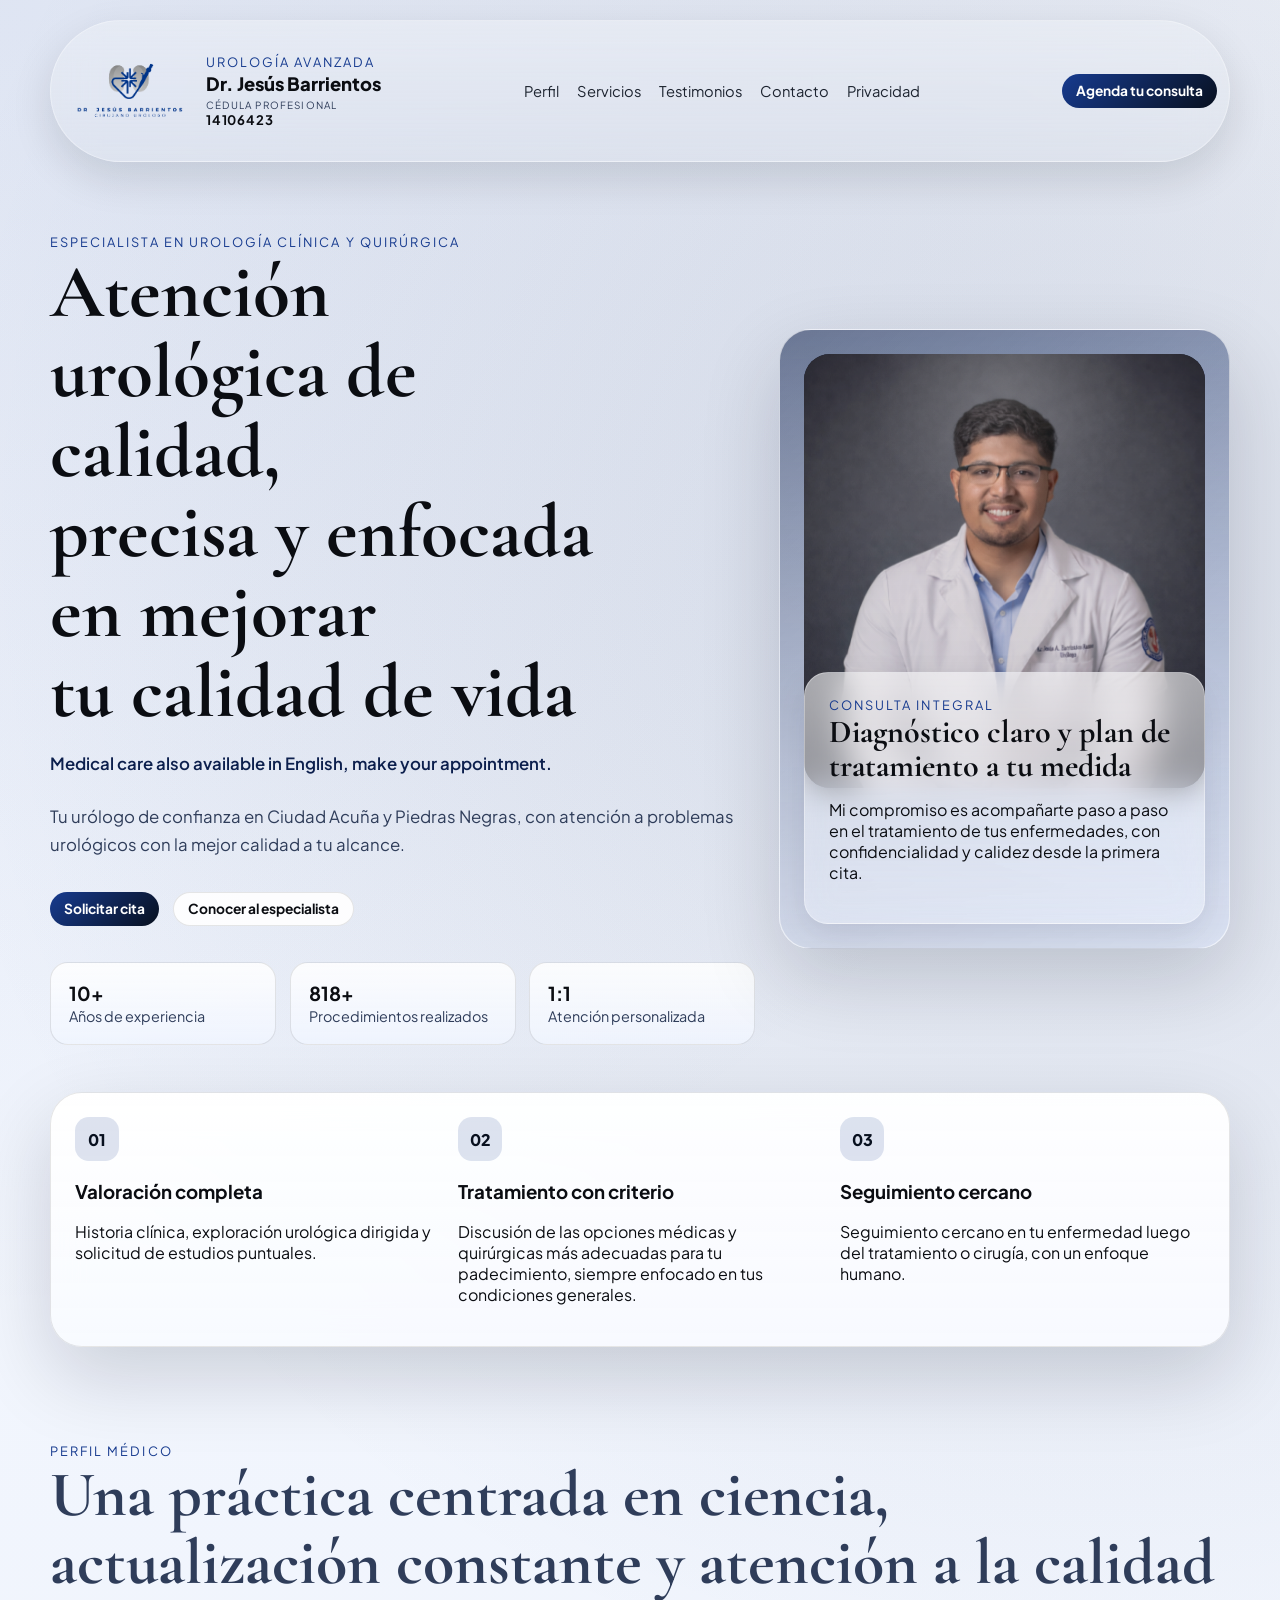
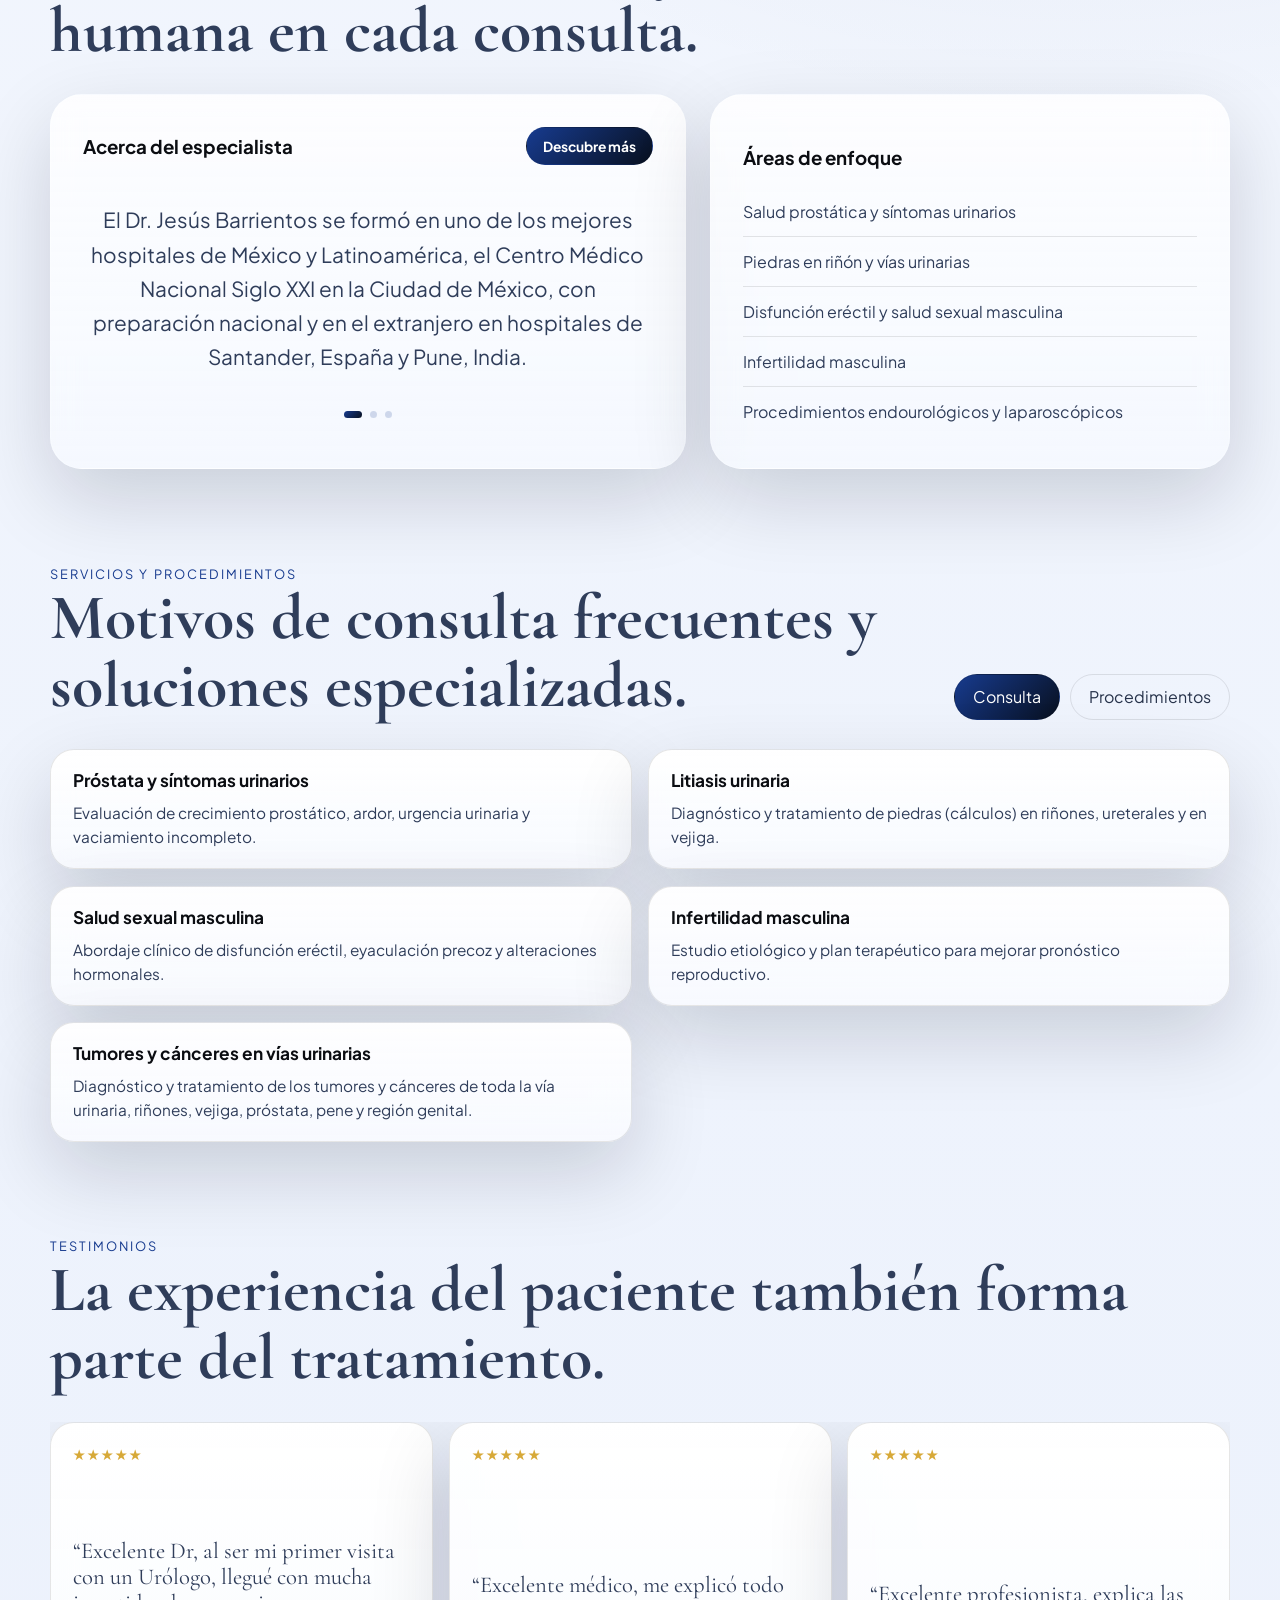
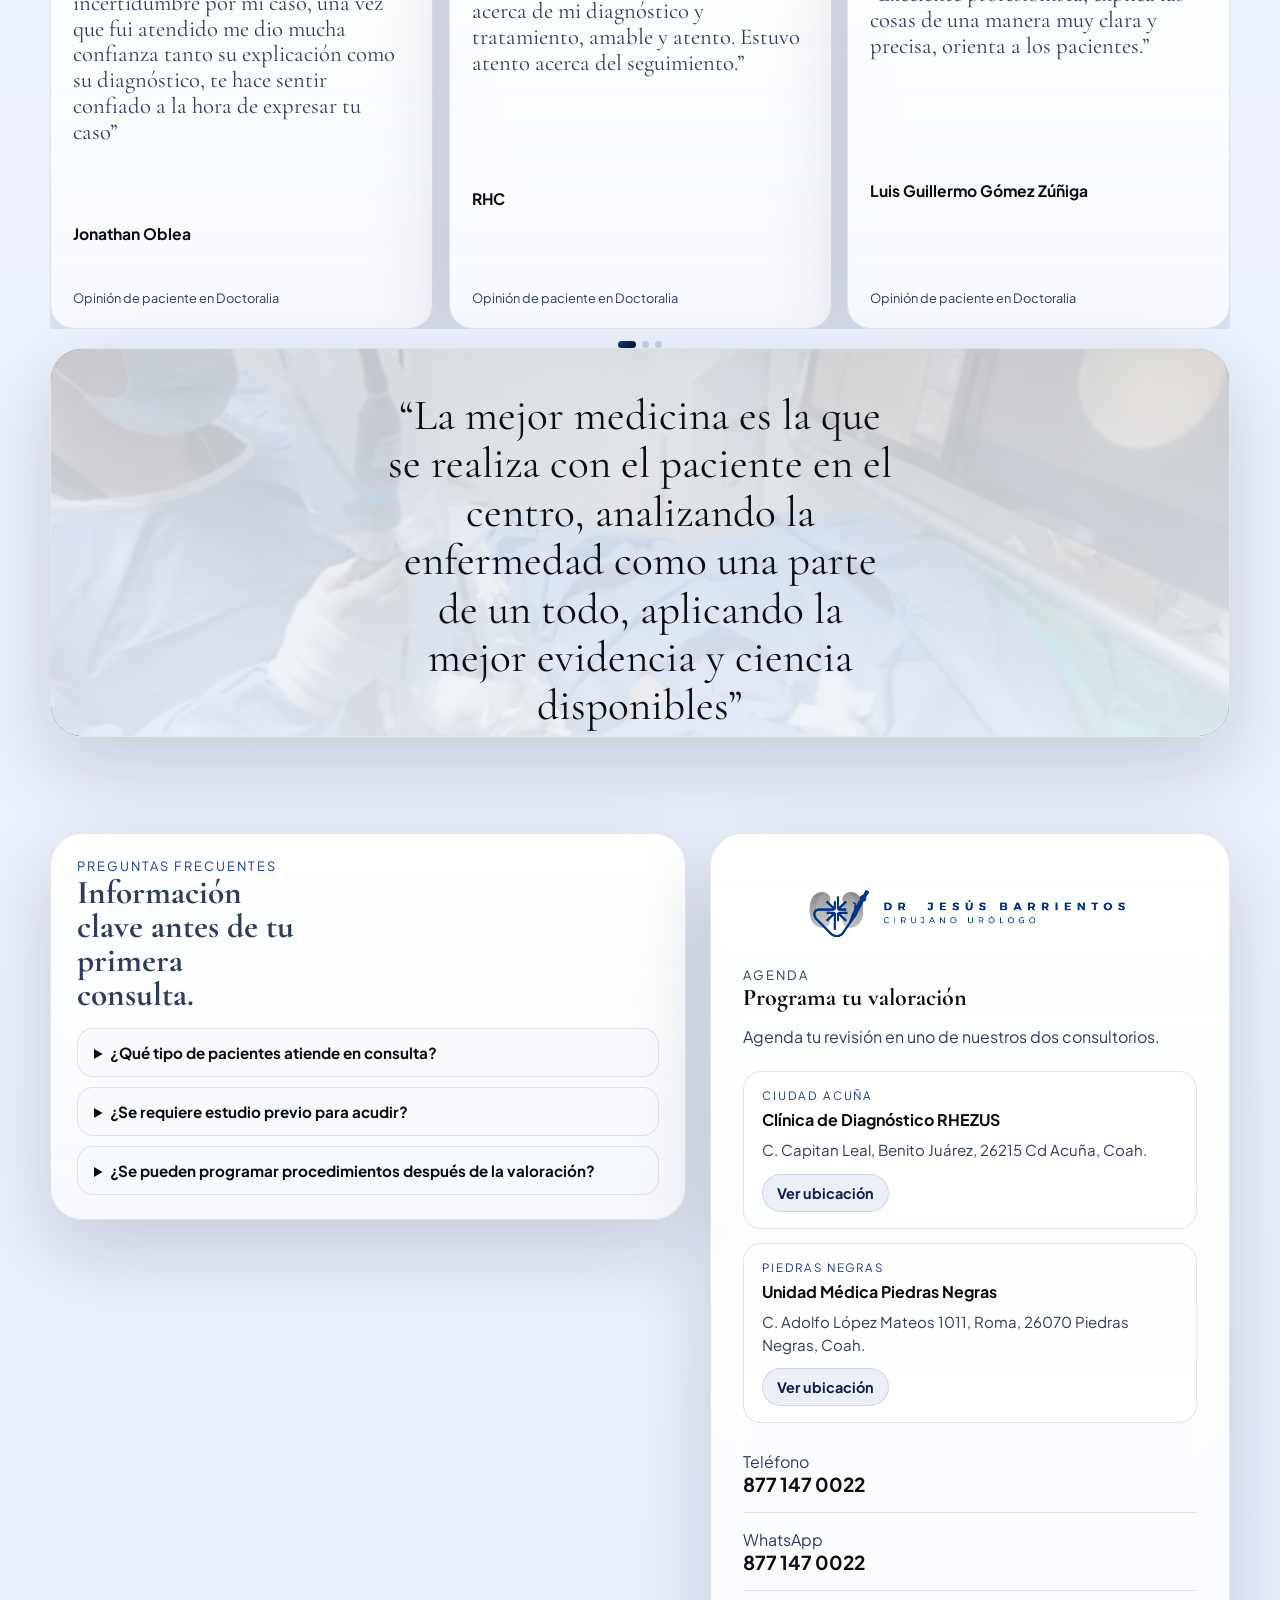
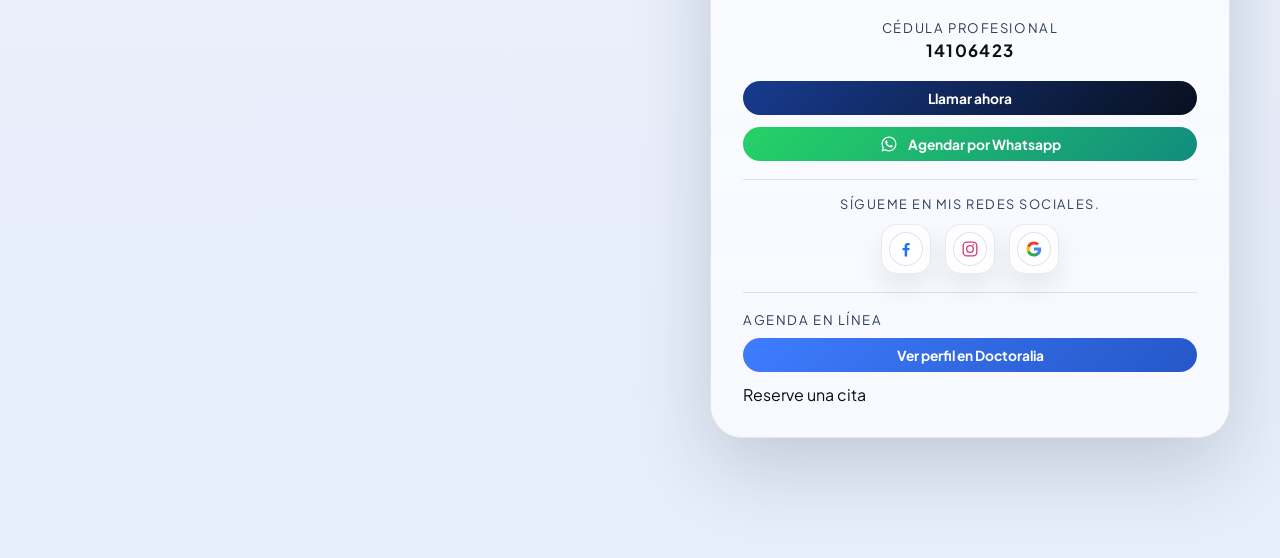
<file: index.html>
<!DOCTYPE html>
<html lang="es">
  <head>
    <meta charset="UTF-8" />
    <meta name="viewport" content="width=device-width, initial-scale=1.0" />
    <title>Dr. Jesús Barrientos | Cirujano Urólogo</title>
    <meta
      name="description"
      content="Landing page para práctica de urología con enfoque humano, diagnóstico preciso y atención especializada."
    />
    <link rel="icon" type="image/png" sizes="64x64" href="assets/favicon-dr-jesus.png" />
    <link rel="icon" type="image/png" sizes="192x192" href="assets/favicon-dr-jesus.png" />
    <link rel="apple-touch-icon" href="assets/apple-touch-icon-dr-jesus.png" />
    <link rel="preconnect" href="https://fonts.googleapis.com" />
    <link rel="preconnect" href="https://fonts.gstatic.com" crossorigin />
    <link
      href="https://fonts.googleapis.com/css2?family=Plus+Jakarta+Sans:wght@400;500;700;800&family=Cormorant+Garamond:wght@500;600;700&display=swap"
      rel="stylesheet"
    />
    <link rel="stylesheet" href="styles.css?v=49" />
  </head>
  <body>
    <div class="page-shell">
      <header class="topbar">
        <div class="brand-lockup">
          <img
            class="brand-logo brand-logo-desktop"
            src="assets/logo-jesus-color.png"
            alt="Logo del Dr. Jesús Barrientos"
          />
          <img
            class="brand-logo-mobile"
            src="assets/logo-jesus-mobile-top.png"
            alt="Logo del Dr. Jesús Barrientos"
          />
          <div>
            <p class="eyebrow">Urología avanzada</p>
            <a class="brand-name" href="#inicio">Dr. Jesús Barrientos</a>
            <p class="brand-license"><span>Cédula profesional</span><strong>14106423</strong></p>
          </div>
        </div>
        <button
          class="menu-toggle"
          type="button"
          aria-expanded="false"
          aria-controls="main-nav"
          aria-label="Abrir menú de navegación"
        >
          <span></span>
          <span></span>
          <span></span>
        </button>
        <nav class="nav" id="main-nav">
          <a href="#perfil">Perfil</a>
          <a href="#servicios">Servicios</a>
          <a href="#testimonios">Testimonios</a>
          <a href="#contacto">Contacto</a>
          <a href="privacy.html">Privacidad</a>
        </nav>
        <a class="button button-primary" href="#contacto">Agenda tu consulta</a>
      </header>

      <main>
        <section class="hero" id="inicio">
          <div class="hero-copy">
            <p class="eyebrow">Especialista en urología clínica y quirúrgica</p>
            <h1>
              <span>Atención urológica de calidad,</span>
              <span>precisa y enfocada en mejorar</span>
              <span>tu calidad de vida</span>
            </h1>
            <p class="hero-text hero-text-english">
              Medical care also available in English, make your appointment.
            </p>
            <p class="hero-text">
              Tu urólogo de confianza en Ciudad Acuña y Piedras Negras, con atención a problemas
              urológicos con la mejor calidad a tu alcance.
            </p>
            <div class="hero-actions">
              <a class="button button-primary" href="#contacto">Solicitar cita</a>
              <a class="button button-secondary" href="#perfil">Conocer al especialista</a>
            </div>
            <ul class="hero-metrics" aria-label="Indicadores de confianza">
              <li>
                <strong class="count-up" data-target="10" data-suffix="+">0</strong>
                <span>Años de experiencia</span>
              </li>
              <li>
                <strong class="count-up" data-target="1000" data-suffix="+">0</strong>
                <span>Procedimientos realizados</span>
              </li>
              <li><strong>1:1</strong><span>Atención personalizada</span></li>
            </ul>
          </div>
          <div class="hero-visual" aria-hidden="true" data-hero-parallax>
            <div class="doctor-card">
              <div class="doctor-portrait">
                <img
                  class="doctor-photo"
                  src="assets/imagen-profesional.png"
                  alt="Fotografía profesional del Dr. Jesús Barrientos"
                />
              </div>
              <div class="doctor-details">
                <p class="eyebrow">Consulta integral</p>
                <h2>Diagnóstico claro y plan de tratamiento a tu medida</h2>
                <p>
                  Mi compromiso es acompañarte paso a paso en el tratamiento de tus enfermedades,
                  con confidencialidad y calidez desde la primera cita.
                </p>
              </div>
            </div>
          </div>
        </section>

        <section class="trust-strip" aria-label="Beneficios clave">
          <article>
            <span>01</span>
            <h3>Valoración completa</h3>
            <p>Historia clínica, exploración urológica dirigida y solicitud de estudios puntuales.</p>
          </article>
          <article>
            <span>02</span>
            <h3>Tratamiento con criterio</h3>
            <p>
              Discusión de las opciones médicas y quirúrgicas más adecuadas para tu padecimiento,
              siempre enfocado en tus condiciones generales.
            </p>
          </article>
          <article>
            <span>03</span>
            <h3>Seguimiento cercano</h3>
            <p>Seguimiento cercano en tu enfermedad luego del tratamiento o cirugía, con un enfoque humano.</p>
          </article>
        </section>

        <section class="profile section" id="perfil">
          <div class="section-heading">
            <p class="eyebrow">Perfil médico</p>
            <h2>Una práctica centrada en ciencia, actualización constante y atención a la calidad humana en cada consulta.</h2>
          </div>
          <div class="profile-grid">
            <article class="profile-card">
              <div class="profile-card-head">
                <h3>Acerca del especialista</h3>
                <a class="button button-secondary profile-more-button" href="especialista.html">Descubre más</a>
              </div>
              <div class="profile-rotator" aria-live="polite">
                <article class="profile-slide active">
                  <p>
                    El Dr. Jesús Barrientos se formó en uno de los mejores hospitales de México y
                    Latinoamérica, el Centro Médico Nacional Siglo XXI en la Ciudad de México, con
                    preparación nacional y en el extranjero en hospitales de Santander, España y
                    Pune, India.
                  </p>
                </article>
                <article class="profile-slide">
                  <p>
                    Cuenta con preparación en cirugía de mínima invasión, láser y laparoscópica
                    que permite el mejor tratamiento y recuperación con tecnología de vanguardia,
                    siempre con enfoque integral del paciente y con un sentido humano en cada paso
                    de la enfermedad.
                  </p>
                </article>
                <article class="profile-slide">
                  <p>
                    Certificado por Organismos Nacionales e Internacionales como el Colegio
                    Mexicano de Urología Nacional y la AUA (American Urological Association).
                  </p>
                </article>
              </div>
              <div class="profile-dots" aria-label="Cambiar tarjeta de perfil">
                <button class="profile-dot active" type="button" aria-label="Ver tarjeta 1"></button>
                <button class="profile-dot" type="button" aria-label="Ver tarjeta 2"></button>
                <button class="profile-dot" type="button" aria-label="Ver tarjeta 3"></button>
              </div>
            </article>
            <article class="credentials-card">
              <h3>Áreas de enfoque</h3>
              <ul>
                <li>Salud prostática y síntomas urinarios</li>
                <li>Piedras en riñón y vías urinarias</li>
                <li>Disfunción eréctil y salud sexual masculina</li>
                <li>Infertilidad masculina</li>
                <li>Procedimientos endourológicos y laparoscópicos</li>
              </ul>
            </article>
          </div>
        </section>

        <section class="services section" id="servicios">
          <div class="section-heading split">
            <div>
              <p class="eyebrow">Servicios y procedimientos</p>
              <h2>Motivos de consulta frecuentes y soluciones especializadas.</h2>
            </div>
            <div class="tab-controls" role="tablist" aria-label="Tipos de atención">
              <button class="tab-button active" data-tab="consulta" type="button">Consulta</button>
              <button class="tab-button" data-tab="procedimientos" type="button">Procedimientos</button>
            </div>
          </div>

          <div class="tab-panel active" id="consulta">
            <div class="service-grid">
              <article class="service-card">
                <h3>Próstata y síntomas urinarios</h3>
                <p>Evaluación de crecimiento prostático, ardor, urgencia urinaria y vaciamiento incompleto.</p>
              </article>
              <article class="service-card">
                <h3>Litiasis urinaria</h3>
                <p>Diagnóstico y tratamiento de piedras (cálculos) en riñones, ureterales y en vejiga.</p>
              </article>
              <article class="service-card">
                <h3>Salud sexual masculina</h3>
                <p>Abordaje clínico de disfunción eréctil, eyaculación precoz y alteraciones hormonales.</p>
              </article>
              <article class="service-card">
                <h3>Infertilidad masculina</h3>
                <p>Estudio etiológico y plan terapéutico para mejorar pronóstico reproductivo.</p>
              </article>
              <article class="service-card">
                <h3>Tumores y cánceres en vías urinarias</h3>
                <p>
                  Diagnóstico y tratamiento de los tumores y cánceres de toda la vía urinaria,
                  riñones, vejiga, próstata, pene y región genital.
                </p>
              </article>
            </div>
          </div>

          <div class="tab-panel" id="procedimientos">
            <div class="service-grid">
              <article class="service-card accent">
                <h3>Endourología</h3>
                <p>Manejo mínimamente invasivo para litiasis y patologías del tracto urinario.</p>
              </article>
              <article class="service-card accent">
                <h3>Cirugía laparoscópica</h3>
                <p>Técnicas con menor agresión tisular, recuperación más rápida y mejor control postoperatorio.</p>
              </article>
              <article class="service-card accent">
                <h3>Cistoscopia diagnóstica</h3>
                <p>Visualización directa de uretra y vejiga para diagnóstico oportuno.</p>
              </article>
              <article class="service-card accent">
                <h3>Cirugía ambulatoria</h3>
                <p>
                  Resolución de manera ambulatoria de problemas comunes, circuncisión, vasectomía,
                  eliminación de verrugas, etc. Con la mejor tecnología láser.
                </p>
              </article>
            </div>
          </div>
        </section>

        <section class="testimonial-band section" id="testimonios">
          <div class="section-heading">
            <p class="eyebrow">Testimonios</p>
            <h2>La experiencia del paciente también forma parte del tratamiento.</h2>
          </div>
          <div class="testimonial-carousel">
            <div class="testimonial-viewport">
              <div class="testimonial-track">
                <article class="testimonial-card">
                  <div class="testimonial-stars" aria-label="5 estrellas">★★★★★</div>
                  <p>
                    “Excelente Dr, al ser mi primer visita con un Urólogo, llegué con mucha
                    incertidumbre por mi caso, una vez que fui atendido me dio mucha confianza
                    tanto su explicación como su diagnóstico, te hace sentir confiado a la hora de
                    expresar tu caso”
                  </p>
                  <strong>Jonathan Oblea</strong>
                  <span>Opinión de paciente en Doctoralia</span>
                </article>
                <article class="testimonial-card">
                  <div class="testimonial-stars" aria-label="5 estrellas">★★★★★</div>
                  <p>
                    “Excelente médico, me explicó todo acerca de mi diagnóstico y tratamiento,
                    amable y atento. Estuvo atento acerca del seguimiento.”
                  </p>
                  <strong>RHC</strong>
                  <span>Opinión de paciente en Doctoralia</span>
                </article>
                <article class="testimonial-card">
                  <div class="testimonial-stars" aria-label="5 estrellas">★★★★★</div>
                  <p>
                    “Excelente profesionista, explica las cosas de una manera muy clara y precisa,
                    orienta a los pacientes.”
                  </p>
                  <strong>Luis Guillermo Gómez Zúñiga</strong>
                  <span>Opinión de paciente en Doctoralia</span>
                </article>
                <article class="testimonial-card">
                  <div class="testimonial-stars" aria-label="5 estrellas">★★★★★</div>
                  <p>
                    “El trato personal fue muy bueno y las explicaciones muy detalladas. En general
                    fue una muy buena desición el escoger éste Doctor.”
                  </p>
                  <strong>Jaime Lucio</strong>
                  <span>Opinión de paciente en Doctoralia</span>
                </article>
                <article class="testimonial-card">
                  <div class="testimonial-stars" aria-label="5 estrellas">★★★★★</div>
                  <p>
                    “Probablemente encuentren otros doctores con 5 estrellas por aquí y no dudo
                    que sean bueno médicos, pero este doctor tiene lo que no todos tienen y es una
                    gran empatía y dedicación. Durante toda la cita me sentí muy cómodo, explicó
                    muy detalladamente el problema y el tratamiento, respondió cada pregunta y
                    sobre todo fue súper empatico tratando de hacerme sentir en múltiples ocasiones
                    que todo iba a ester bien.”
                  </p>
                  <strong>DT</strong>
                  <span>Opinión de paciente en Doctoralia</span>
                </article>
                <article class="testimonial-card">
                  <div class="testimonial-stars" aria-label="5 estrellas">★★★★★</div>
                  <p>“Súper excelente te todo, instalaciones y consulta súper completa”</p>
                  <strong>C.R.</strong>
                  <span>Opinión de paciente en Doctoralia</span>
                </article>
                <article class="testimonial-card">
                  <div class="testimonial-stars" aria-label="5 estrellas">★★★★★</div>
                  <p>
                    “Mis respetos al Dr Jesús Barrientos se comporta a la altura de un especialista
                    y tiene una atención donde uno como paciente llega a sentirse tranquilo al
                    momento de expresar sus síntomas. Altamente recomendable”
                  </p>
                  <strong>Josafat Ortega</strong>
                  <span>Opinión de paciente en Doctoralia</span>
                </article>
                <article class="testimonial-card">
                  <div class="testimonial-stars" aria-label="5 estrellas">★★★★★</div>
                  <p>
                    “Excelente atención , la explicación de los resultados muy detallada,
                    recomendado 100%”
                  </p>
                  <strong>Fernando Valenzuela</strong>
                  <span>Opinión de paciente en Doctoralia</span>
                </article>
                <article class="testimonial-card">
                  <div class="testimonial-stars" aria-label="5 estrellas">★★★★★</div>
                  <p>
                    “Ha sido el mejor doctor que he encontrado, trató muy bien a mi abuelo y lo
                    dejó totalmente sano. Muy humano y se nota su gran conocimiento sobre la
                    urología, ya que explica todo de manera que lo puedas entender aún sin tener un
                    background médico”
                  </p>
                  <strong>ARBR</strong>
                  <span>Opinión de paciente en Doctoralia</span>
                </article>
              </div>
            </div>
            <div class="testimonial-dots" aria-label="Cambiar testimonio"></div>
          </div>
        </section>

        <section class="statement section" data-parallax>
          <blockquote>
            “La mejor medicina es la que se realiza con el paciente en el centro, analizando la enfermedad como una parte de un todo, aplicando la mejor evidencia y ciencia disponibles”
          </blockquote>
        </section>

        <section class="faq-contact section" id="preguntas">
          <div class="faq-panel">
            <div class="section-heading">
              <p class="eyebrow">Preguntas frecuentes</p>
              <h2>Información clave antes de tu primera consulta.</h2>
            </div>
            <div class="faq-list">
              <details>
                <summary>¿Qué tipo de pacientes atiende en consulta?</summary>
                <p>Adultos, hombres y mujeres con síntomas urinarios, salud de la próstata, piedras en vías urinarias, salud sexual e infertilidad masculina, así como niños con problemas urinarios y genitales.</p>
              </details>
              <details>
                <summary>¿Se requiere estudio previo para acudir?</summary>
                <p>No necesariamente. Si ya cuentas con análisis o ultrasonidos, conviene llevarlos para revisión.</p>
              </details>
              <details>
                <summary>¿Se pueden programar procedimientos después de la valoración?</summary>
                <p>Sí. El plan se define tras la consulta, con indicaciones, riesgos y tiempos de recuperación explicados.</p>
              </details>
            </div>
          </div>

          <aside class="contact-card" id="contacto">
            <img
              class="contact-logo"
              src="assets/logo-jesus-color-2.png"
              alt="Logo del Dr. Jesús Barrientos"
            />
            <p class="eyebrow">Agenda</p>
            <h2>Programa tu valoración</h2>
            <p>
              Agenda tu revisión en uno de nuestros dos consultorios.
            </p>
            <div class="contact-locations">
              <article class="location-card">
                <span class="location-city">Ciudad Acuña</span>
                <strong>Clínica de Diagnóstico RHEZUS</strong>
                <p>C. Capitan Leal, Benito Juárez, 26215 Cd Acuña, Coah.</p>
                <a
                  class="location-link"
                  href="https://share.google/XA5x9xkfozrd5rhS2"
                  target="_blank"
                  rel="noreferrer"
                >
                  Ver ubicación
                </a>
              </article>
              <article class="location-card">
                <span class="location-city">Piedras Negras</span>
                <strong>Unidad Médica Piedras Negras</strong>
                <p>C. Adolfo López Mateos 1011, Roma, 26070 Piedras Negras, Coah.</p>
                <a
                  class="location-link"
                  href="https://share.google/sPEIGLjmg6H8rnHaT"
                  target="_blank"
                  rel="noreferrer"
                >
                  Ver ubicación
                </a>
              </article>
            </div>
            <ul class="contact-list">
              <li><span>Teléfono</span><strong>877 147 0022</strong></li>
              <li><span>WhatsApp</span><strong>877 147 0022</strong></li>
            </ul>
            <p class="license-id"><span>Cédula profesional</span><strong>14106423</strong></p>
            <a class="button button-primary full" href="tel:+528771470022">Llamar ahora</a>
            <a
              class="button button-whatsapp full"
              href="https://wa.me/528771470022"
              target="_blank"
              rel="noreferrer"
            >
              <span class="whatsapp-icon" aria-hidden="true">
                <svg viewBox="0 0 24 24" role="img" focusable="false">
                  <path
                    fill="currentColor"
                    d="M12 2.04c-5.5 0-9.96 4.45-9.96 9.94 0 1.75.46 3.46 1.33 4.97L2 22l5.21-1.35a9.98 9.98 0 0 0 4.79 1.22h.01c5.49 0 9.95-4.45 9.95-9.94A9.95 9.95 0 0 0 12 2.04Zm0 18.16h-.01a8.3 8.3 0 0 1-4.23-1.15l-.3-.18-3.09.8.83-3.01-.2-.31a8.24 8.24 0 0 1-1.27-4.37c0-4.58 3.73-8.31 8.32-8.31 2.22 0 4.31.86 5.88 2.42a8.25 8.25 0 0 1 2.44 5.89c0 4.58-3.73 8.31-8.31 8.31Zm4.56-6.2c-.25-.13-1.5-.74-1.73-.82-.23-.08-.39-.13-.56.13-.16.25-.64.82-.78.98-.14.16-.29.18-.54.06-.25-.13-1.06-.39-2.02-1.24a7.48 7.48 0 0 1-1.4-1.73c-.15-.25-.02-.38.11-.5.11-.11.25-.29.37-.43.12-.14.16-.25.25-.41.08-.16.04-.31-.02-.43-.06-.12-.56-1.35-.77-1.85-.2-.48-.4-.41-.56-.42h-.48c-.16 0-.43.06-.66.31-.23.25-.87.85-.87 2.08 0 1.22.89 2.4 1.01 2.57.12.16 1.75 2.67 4.24 3.75.59.26 1.05.42 1.41.53.59.19 1.13.16 1.56.1.48-.07 1.5-.61 1.71-1.19.21-.58.21-1.08.15-1.19-.06-.1-.23-.16-.48-.29Z"
                  />
                </svg>
              </span>
              Agendar por Whatsapp
            </a>
            <div class="social-inline">
              <p class="social-inline-title">Sígueme en mis redes sociales.</p>
              <div class="social-links social-links-inline">
                <a
                  class="social-link social-link-facebook"
                  href="https://www.facebook.com/share/1ArqdKt16x/?mibextid=wwXIfr"
                  target="_blank"
                  rel="noreferrer"
                  aria-label="Abrir Facebook del Dr. Jesús Barrientos"
                >
                  <span class="social-icon" aria-hidden="true">
                    <svg viewBox="0 0 24 24" role="img" focusable="false">
                      <path
                        fill="currentColor"
                        d="M13.5 22v-8.2h2.8l.42-3.2H13.5V8.56c0-.93.26-1.56 1.6-1.56h1.71V4.14c-.3-.04-1.31-.14-2.48-.14-2.45 0-4.13 1.49-4.13 4.24v2.36H7.4v3.2h2.8V22h3.3Z"
                      />
                    </svg>
                  </span>
                </a>
                <a
                  class="social-link social-link-instagram"
                  href="https://www.instagram.com/uro_jesus_barrientos?igsh=YXhoOWh0dHU2bGE2&utm_source=qr"
                  target="_blank"
                  rel="noreferrer"
                  aria-label="Abrir Instagram del Dr. Jesús Barrientos"
                >
                  <span class="social-icon" aria-hidden="true">
                    <svg viewBox="0 0 24 24" role="img" focusable="false">
                      <path
                        fill="currentColor"
                        d="M7.75 2h8.5A5.75 5.75 0 0 1 22 7.75v8.5A5.75 5.75 0 0 1 16.25 22h-8.5A5.75 5.75 0 0 1 2 16.25v-8.5A5.75 5.75 0 0 1 7.75 2Zm0 1.8A3.95 3.95 0 0 0 3.8 7.75v8.5A3.95 3.95 0 0 0 7.75 20.2h8.5a3.95 3.95 0 0 0 3.95-3.95v-8.5a3.95 3.95 0 0 0-3.95-3.95h-8.5Zm8.95 1.35a1.1 1.1 0 1 1 0 2.2 1.1 1.1 0 0 1 0-2.2ZM12 6.65A5.35 5.35 0 1 1 6.65 12 5.36 5.36 0 0 1 12 6.65Zm0 1.8A3.55 3.55 0 1 0 15.55 12 3.55 3.55 0 0 0 12 8.45Z"
                      />
                    </svg>
                  </span>
                </a>
                <a
                  class="social-link social-link-google"
                  href="https://share.google/PlS37OoKOOqYBWRBU"
                  target="_blank"
                  rel="noreferrer"
                  aria-label="Abrir perfil de Google del Dr. Jesús Barrientos"
                >
                  <span class="social-icon" aria-hidden="true">
                    <svg viewBox="0 0 24 24" role="img" focusable="false">
                      <path
                        fill="currentColor"
                        d="M21.6 12.23c0-.75-.07-1.46-.2-2.13H12v4.03h5.38a4.6 4.6 0 0 1-2 3.01v2.5h3.24c1.9-1.75 2.98-4.34 2.98-7.41Z"
                      />
                      <path
                        fill="#34A853"
                        d="M12 22c2.7 0 4.97-.9 6.62-2.44l-3.24-2.5c-.9.6-2.05.96-3.38.96-2.6 0-4.8-1.76-5.59-4.12H3.06v2.6A9.99 9.99 0 0 0 12 22Z"
                      />
                      <path
                        fill="#FBBC05"
                        d="M6.41 13.9A5.98 5.98 0 0 1 6.1 12c0-.66.11-1.3.31-1.9V7.5H3.06A9.99 9.99 0 0 0 2 12c0 1.61.39 3.13 1.06 4.5l3.35-2.6Z"
                      />
                      <path
                        fill="#EA4335"
                        d="M12 5.98c1.47 0 2.8.5 3.84 1.5l2.88-2.88C16.96 2.98 14.7 2 12 2A9.99 9.99 0 0 0 3.06 7.5l3.35 2.6C7.2 7.74 9.4 5.98 12 5.98Z"
                      />
                    </svg>
                  </span>
                </a>
              </div>
            </div>
            <div class="doctoralia-widget">
              <p class="doctoralia-label">Agenda en línea</p>
              <a
                class="button button-doctoralia full"
                href="https://www.doctoralia.com.mx/jesus-barrientos-ramirez/urologo/ciudad-acuna"
                target="_blank"
                rel="noreferrer"
              >
                Ver perfil en Doctoralia
              </a>
              <a
                id="zl-url"
                class="zl-url"
                href="https://www.doctoralia.com.mx/jesus-barrientos-ramirez/urologo/ciudad-acuna"
                rel="nofollow"
                data-zlw-doctor="jesus-barrientos-ramirez"
                data-zlw-type="big"
                data-zlw-opinion="true"
                data-zlw-hide-branding="true"
                data-zlw-saas-only="true"
                data-zlw-a11y-title="Widget de reserva de citas médicas"
              >
                Reserve una cita
              </a>
            </div>
          </aside>
        </section>

      </main>
    </div>

    <script src="script.js?v=49"></script>
    <script>
      !function($_x,_s,id){var js,fjs=$_x.getElementsByTagName(_s)[0];if(!$_x.getElementById(id)){js = $_x.createElement(_s);js.id = id;js.src = "//platform.docplanner.com/js/widget.js";fjs.parentNode.insertBefore(js,fjs);}}(document,"script","zl-widget-s");
    </script>
  </body>
</html>
</file>
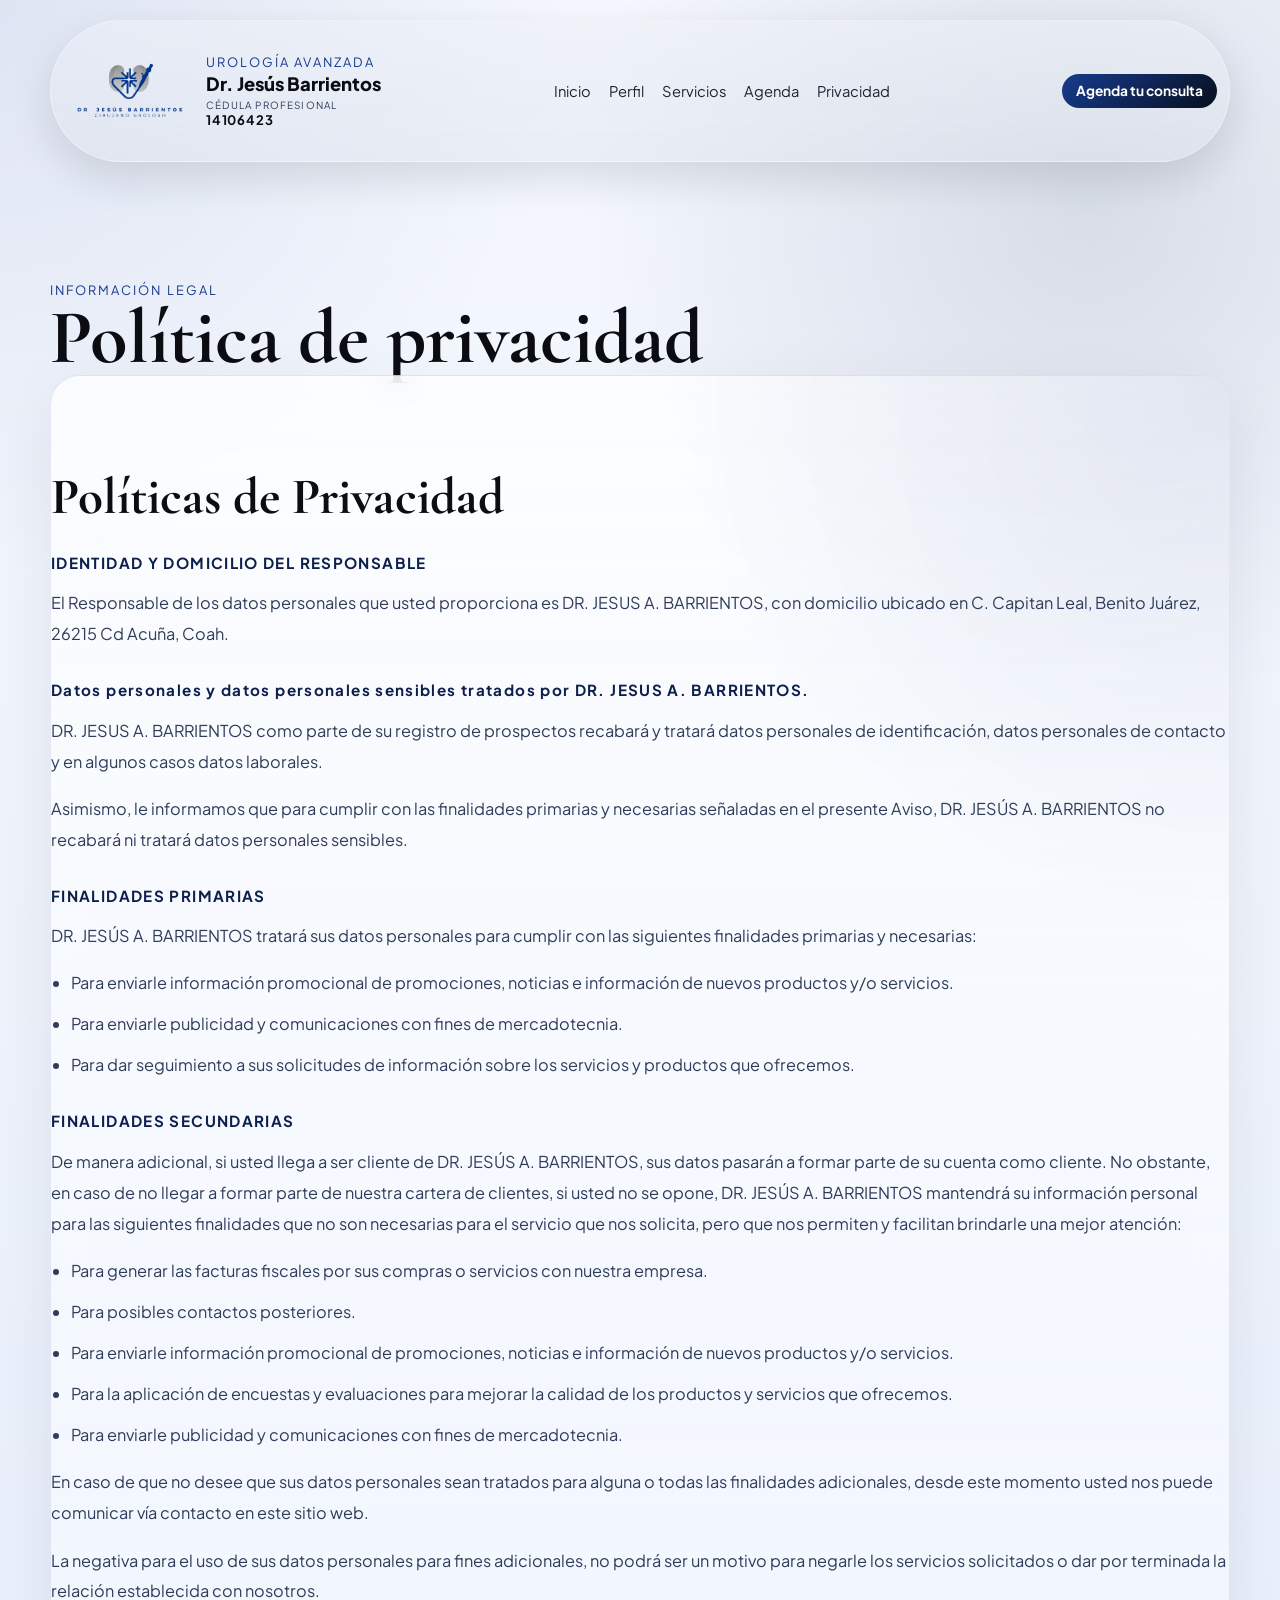
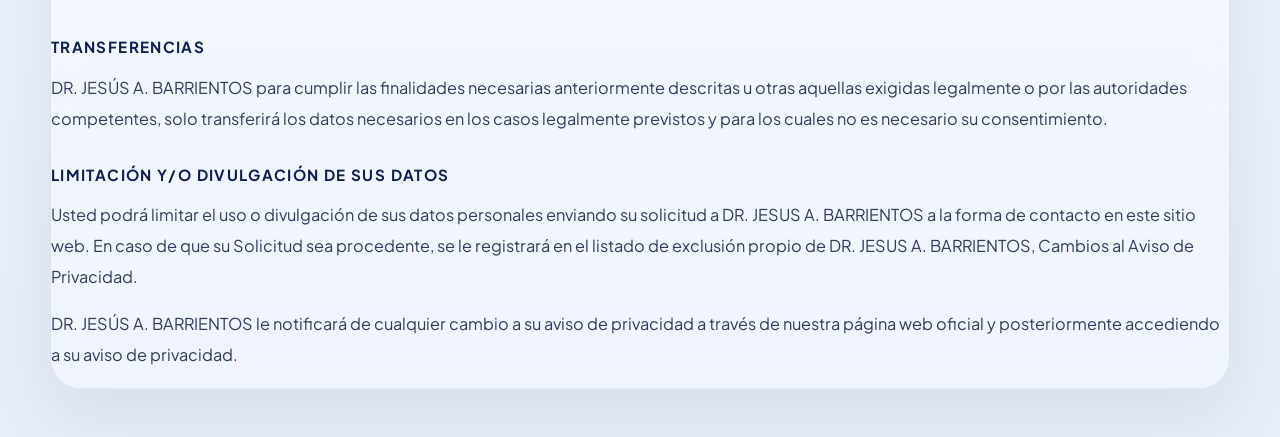
<file: privacy.html>
<!DOCTYPE html>
<html lang="es">
  <head>
    <meta charset="UTF-8" />
    <meta name="viewport" content="width=device-width, initial-scale=1.0" />
    <title>Política de privacidad | Dr. Jesús Barrientos</title>
    <meta
      name="description"
      content="Política de privacidad del Dr. Jesús Barrientos."
    />
    <link rel="icon" type="image/png" sizes="64x64" href="assets/favicon-dr-jesus.png" />
    <link rel="icon" type="image/png" sizes="192x192" href="assets/favicon-dr-jesus.png" />
    <link rel="apple-touch-icon" href="assets/apple-touch-icon-dr-jesus.png" />
    <link rel="preconnect" href="https://fonts.googleapis.com" />
    <link rel="preconnect" href="https://fonts.gstatic.com" crossorigin />
    <link
      href="https://fonts.googleapis.com/css2?family=Plus+Jakarta+Sans:wght@400;500;700;800&family=Cormorant+Garamond:wght@500;600;700&display=swap"
      rel="stylesheet"
    />
    <link rel="stylesheet" href="styles.css?v=48" />
  </head>
  <body class="privacy-page">
    <div class="page-shell">
      <header class="topbar">
        <div class="brand-lockup">
          <img
            class="brand-logo brand-logo-desktop"
            src="assets/logo-jesus-color.png"
            alt="Logo del Dr. Jesús Barrientos"
          />
          <img
            class="brand-logo-mobile"
            src="assets/logo-jesus-mobile-top.png"
            alt="Logo del Dr. Jesús Barrientos"
          />
          <div>
            <p class="eyebrow">Urología avanzada</p>
            <a class="brand-name" href="index.html">Dr. Jesús Barrientos</a>
            <p class="brand-license"><span>Cédula profesional</span><strong>14106423</strong></p>
          </div>
        </div>
        <button
          class="menu-toggle"
          type="button"
          aria-expanded="false"
          aria-controls="main-nav"
          aria-label="Abrir menú de navegación"
        >
          <span></span>
          <span></span>
          <span></span>
        </button>
        <nav class="nav" id="main-nav">
          <a href="index.html#inicio">Inicio</a>
          <a href="index.html#perfil">Perfil</a>
          <a href="index.html#servicios">Servicios</a>
          <a href="index.html#contacto">Agenda</a>
          <a href="#politica">Privacidad</a>
        </nav>
        <a class="button button-primary" href="index.html#contacto">Agenda tu consulta</a>
      </header>

      <main class="privacy-main">
        <section class="privacy-hero section">
          <p class="eyebrow">Información legal</p>
          <h1>Política de privacidad</h1>
        </section>

        <section class="privacy-card section" id="politica">
          <h2>Políticas de Privacidad</h2>

          <h3>IDENTIDAD Y DOMICILIO DEL RESPONSABLE</h3>
          <p>
            El Responsable de los datos personales que usted proporciona es DR. JESUS A.
            BARRIENTOS, con domicilio ubicado en C. Capitan Leal, Benito Juárez, 26215 Cd Acuña,
            Coah.
          </p>

          <h3>Datos personales y datos personales sensibles tratados por DR. JESUS A. BARRIENTOS.</h3>
          <p>
            DR. JESUS A. BARRIENTOS como parte de su registro de prospectos recabará y tratará
            datos personales de identificación, datos personales de contacto y en algunos casos
            datos laborales.
          </p>
          <p>
            Asimismo, le informamos que para cumplir con las finalidades primarias y necesarias
            señaladas en el presente Aviso, DR. JESÚS A. BARRIENTOS no recabará ni tratará datos
            personales sensibles.
          </p>

          <h3>FINALIDADES PRIMARIAS</h3>
          <p>DR. JESÚS A. BARRIENTOS tratará sus datos personales para cumplir con las siguientes finalidades primarias y necesarias:</p>
          <ul class="privacy-list">
            <li>Para enviarle información promocional de promociones, noticias e información de nuevos productos y/o servicios.</li>
            <li>Para enviarle publicidad y comunicaciones con fines de mercadotecnia.</li>
            <li>Para dar seguimiento a sus solicitudes de información sobre los servicios y productos que ofrecemos.</li>
          </ul>

          <h3>FINALIDADES SECUNDARIAS</h3>
          <p>
            De manera adicional, si usted llega a ser cliente de DR. JESÚS A. BARRIENTOS, sus
            datos pasarán a formar parte de su cuenta como cliente. No obstante, en caso de no
            llegar a formar parte de nuestra cartera de clientes, si usted no se opone, DR. JESÚS
            A. BARRIENTOS mantendrá su información personal para las siguientes finalidades que no
            son necesarias para el servicio que nos solicita, pero que nos permiten y facilitan
            brindarle una mejor atención:
          </p>
          <ul class="privacy-list">
            <li>Para generar las facturas fiscales por sus compras o servicios con nuestra empresa.</li>
            <li>Para posibles contactos posteriores.</li>
            <li>Para enviarle información promocional de promociones, noticias e información de nuevos productos y/o servicios.</li>
            <li>Para la aplicación de encuestas y evaluaciones para mejorar la calidad de los productos y servicios que ofrecemos.</li>
            <li>Para enviarle publicidad y comunicaciones con fines de mercadotecnia.</li>
          </ul>
          <p>
            En caso de que no desee que sus datos personales sean tratados para alguna o todas las
            finalidades adicionales, desde este momento usted nos puede comunicar vía contacto en
            este sitio web.
          </p>
          <p>
            La negativa para el uso de sus datos personales para fines adicionales, no podrá ser un
            motivo para negarle los servicios solicitados o dar por terminada la relación
            establecida con nosotros.
          </p>

          <h3>TRANSFERENCIAS</h3>
          <p>
            DR. JESÚS A. BARRIENTOS para cumplir las finalidades necesarias anteriormente descritas
            u otras aquellas exigidas legalmente o por las autoridades competentes, solo
            transferirá los datos necesarios en los casos legalmente previstos y para los cuales no
            es necesario su consentimiento.
          </p>

          <h3>LIMITACIÓN Y/O DIVULGACIÓN DE SUS DATOS</h3>
          <p>
            Usted podrá limitar el uso o divulgación de sus datos personales enviando su solicitud
            a DR. JESUS A. BARRIENTOS a la forma de contacto en este sitio web. En caso de que su
            Solicitud sea procedente, se le registrará en el listado de exclusión propio de DR.
            JESUS A. BARRIENTOS, Cambios al Aviso de Privacidad.
          </p>
          <p>
            DR. JESÚS A. BARRIENTOS le notificará de cualquier cambio a su aviso de privacidad a
            través de nuestra página web oficial y posteriormente accediendo a su aviso de
            privacidad.
          </p>
        </section>
      </main>
    </div>

    <script src="script.js?v=48"></script>
  </body>
</html>
</file>
<file: styles.css>
:root {
  --bg: #edf2fb;
  --bg-soft: #f7f9fe;
  --surface: rgba(255, 255, 255, 0.82);
  --surface-strong: #ffffff;
  --text: #0b0d12;
  --muted: #2f3d5a;
  --line: rgba(11, 13, 18, 0.1);
  --primary: #173b8f;
  --primary-deep: #0c1f4d;
  --accent: #d6deef;
  --shadow: 0 30px 80px rgba(7, 13, 29, 0.16);
  --radius-xl: 32px;
  --radius-lg: 24px;
  --radius-md: 18px;
  --content: 1180px;
}

* {
  box-sizing: border-box;
}

html {
  scroll-behavior: smooth;
}

section[id] {
  scroll-margin-top: 92px;
}

.contact-card[id] {
  scroll-margin-top: 92px;
}

@media (prefers-reduced-motion: reduce) {
  html {
    scroll-behavior: auto;
  }
}

body {
  margin: 0;
  font-family: "Plus Jakarta Sans", sans-serif;
  color: var(--text);
  background:
    radial-gradient(circle at top left, rgba(23, 59, 143, 0.1), transparent 24%),
    radial-gradient(circle at 85% 10%, rgba(12, 31, 77, 0.12), transparent 24%),
    linear-gradient(180deg, #f5f8fe 0%, #e7eefb 100%);
}

a {
  color: inherit;
  text-decoration: none;
}

img {
  max-width: 100%;
}

.page-shell {
  width: min(calc(100% - 32px), var(--content));
  margin: 20px auto 48px;
}

.privacy-main {
  padding-top: 24px;
}

.privacy-hero {
  padding-top: 52px;
  padding-bottom: 10px;
}

.privacy-hero h1 {
  margin: 0;
  font-family: "Cormorant Garamond", serif;
  font-size: clamp(3rem, 6vw, 5rem);
  line-height: 0.98;
}

.privacy-intro {
  max-width: 58ch;
  margin: 18px 0 0;
  color: var(--muted);
  line-height: 1.7;
}

.privacy-card {
  position: relative;
  padding: clamp(28px, 4vw, 48px);
  border-radius: 30px;
  border: 1px solid rgba(23, 59, 143, 0.1);
  background:
    linear-gradient(180deg, rgba(255, 255, 255, 0.72), rgba(245, 248, 254, 0.6));
  box-shadow: 0 24px 70px rgba(8, 14, 26, 0.08);
  backdrop-filter: blur(16px) saturate(120%);
  overflow: hidden;
}

.privacy-card::before {
  content: "";
  position: absolute;
  inset: 0;
  background:
    radial-gradient(circle at top right, rgba(23, 59, 143, 0.1), transparent 28%),
    linear-gradient(180deg, rgba(255, 255, 255, 0.18), transparent 24%);
  pointer-events: none;
}

.privacy-card h2,
.privacy-card h3 {
  position: relative;
  margin: 0 0 14px;
}

.privacy-card h2 {
  font-family: "Cormorant Garamond", serif;
  font-size: clamp(2.2rem, 4vw, 3.3rem);
  line-height: 1;
  margin-bottom: 24px;
}

.privacy-card h3 {
  margin-top: 30px;
  font-size: 0.95rem;
  letter-spacing: 0.09em;
  color: var(--primary-deep);
}

.privacy-card p,
.privacy-list li {
  position: relative;
  color: var(--muted);
  font-size: 1.02rem;
  line-height: 1.9;
}

.detail-main {
  padding-top: 24px;
}

.detail-hero {
  padding-bottom: 8px;
}

.detail-hero-grid,
.detail-gallery-band,
.detail-story-grid,
.detail-academic-strip {
  display: grid;
  gap: 24px;
}

.detail-hero-grid,
.detail-story-grid {
  grid-template-columns: minmax(0, 1.02fr) minmax(280px, 0.88fr);
  align-items: stretch;
}

.detail-gallery-band {
  grid-template-columns: minmax(0, 1.15fr) minmax(0, 1.05fr) minmax(260px, 0.7fr);
  align-items: stretch;
}

.detail-card {
  position: relative;
  padding: clamp(28px, 4vw, 48px);
  border-radius: 30px;
  border: 1px solid rgba(23, 59, 143, 0.1);
  background:
    linear-gradient(180deg, rgba(255, 255, 255, 0.74), rgba(245, 248, 254, 0.62));
  box-shadow: 0 24px 70px rgba(8, 14, 26, 0.08);
  backdrop-filter: blur(16px) saturate(120%);
  overflow: hidden;
}

.detail-card::before {
  content: "";
  position: absolute;
  inset: 0;
  background:
    radial-gradient(circle at top right, rgba(23, 59, 143, 0.1), transparent 28%),
    linear-gradient(180deg, rgba(255, 255, 255, 0.16), transparent 24%);
  pointer-events: none;
}

.detail-copy,
.detail-block {
  position: relative;
}

.detail-intro-card {
  display: flex;
  align-items: center;
}

.detail-intro-card .detail-copy {
  width: 100%;
  max-width: 62ch;
  margin: 0 auto;
  text-align: center;
  text-wrap: balance;
}

.detail-intro-card,
.detail-story-card,
.detail-closing-card {
  min-height: 100%;
}

.detail-intro-card,
.detail-story-card {
  align-self: center;
}

.detail-copy + .detail-block,
.detail-block + .detail-copy {
  margin-top: 28px;
}

.detail-lead {
  margin: 0 0 18px;
  font-size: 1.29rem;
  line-height: 1.82;
  color: var(--primary-deep);
}

.detail-block h2 {
  margin: 0 0 18px;
  font-family: "Cormorant Garamond", serif;
  font-size: clamp(2rem, 3.5vw, 2.9rem);
  line-height: 1;
}

.detail-copy p,
.detail-timeline li {
  margin: 0;
  color: var(--muted);
  font-size: 1.02rem;
  line-height: 1.9;
}

.detail-intro-card .detail-copy p {
  font-size: 1.17rem;
  line-height: 1.86;
  text-align: justify;
  text-justify: inter-word;
}

.detail-intro-card .detail-copy .detail-lead {
  margin-bottom: 16px;
  font-weight: 500;
  text-align: justify;
  text-justify: inter-word;
}

.detail-copy p + p {
  margin-top: 18px;
}

.detail-timeline {
  margin: 0;
  padding: 0;
  list-style: none;
  display: grid;
  gap: 14px;
}

.detail-timeline li {
  padding: 16px 18px;
  border-radius: 18px;
  background: rgba(255, 255, 255, 0.48);
  border: 1px solid rgba(23, 59, 143, 0.08);
}

.detail-timeline strong {
  color: var(--text);
}

.detail-video-band {
  position: relative;
  margin: 0;
  min-height: 360px;
  border-radius: 30px;
  overflow: hidden;
  border: 1px solid rgba(23, 59, 143, 0.08);
  background: rgba(255, 255, 255, 0.52);
  box-shadow: 0 24px 70px rgba(8, 14, 26, 0.08);
}

.detail-video-band::after {
  content: "";
  position: absolute;
  inset: 0;
  background:
    linear-gradient(180deg, rgba(8, 15, 28, 0.08), rgba(8, 15, 28, 0.18)),
    radial-gradient(circle at 50% 15%, rgba(255, 255, 255, 0.14), transparent 34%);
  pointer-events: none;
}

.detail-video-band video {
  display: block;
  width: 100%;
  height: 100%;
  object-fit: cover;
}

.detail-photo {
  position: relative;
  margin: 0;
  min-height: 320px;
  border-radius: 30px;
  overflow: hidden;
  border: 1px solid rgba(23, 59, 143, 0.08);
  background: rgba(255, 255, 255, 0.46);
  box-shadow: 0 24px 70px rgba(8, 14, 26, 0.08);
}

.detail-photo::after {
  content: "";
  position: absolute;
  inset: 0;
  background:
    linear-gradient(180deg, rgba(8, 15, 28, 0.05), rgba(8, 15, 28, 0.18)),
    radial-gradient(circle at 50% 18%, rgba(255, 255, 255, 0.16), transparent 30%);
  pointer-events: none;
}

.detail-photo img {
  width: 100%;
  height: 100%;
  object-fit: cover;
  transform: translate3d(0, var(--parallax-offset, 0px), 0) scale(1.14);
  transform-origin: center center;
  will-change: transform;
}

.detail-photo-tall {
  min-height: 520px;
}

.detail-photo-wide {
  min-height: 360px;
}

.detail-photo-portrait {
  min-height: 360px;
}

.detail-gallery-stack {
  display: grid;
  gap: 20px;
}

.detail-photo-medium {
  min-height: 250px;
}

.detail-closing-card {
  display: grid;
  grid-template-columns: minmax(0, 1.05fr) minmax(320px, 0.95fr);
  gap: 28px;
  align-items: center;
}

.detail-closing-copy {
  position: relative;
}

.detail-closing-copy p {
  margin: 0;
  color: var(--muted);
  font-size: 1.02rem;
  line-height: 1.9;
}

.detail-closing-copy p + p {
  margin-top: 18px;
}

.detail-photo-featured {
  min-height: 340px;
}

.detail-academic-strip {
  grid-template-columns: repeat(2, minmax(0, 1fr));
}

.detail-photo-academic {
  min-height: 300px;
}

.privacy-list {
  position: relative;
  margin: 0;
  padding-left: 20px;
}

.privacy-list li + li {
  margin-top: 10px;
}

.reveal {
  opacity: 0;
  transform: translate3d(0, 48px, 0);
  transition:
    opacity 720ms cubic-bezier(0.2, 0.65, 0.2, 1),
    transform 720ms cubic-bezier(0.2, 0.65, 0.2, 1);
  transition-delay: var(--reveal-delay, 0ms);
  will-change: opacity, transform;
}

.reveal.is-visible {
  opacity: 1;
  transform: translate3d(0, 0, 0);
}

.reveal-soft {
  transform: translate3d(0, 32px, 0);
}

@media (prefers-reduced-motion: reduce) {
  .reveal,
  .reveal-soft {
    opacity: 1;
    transform: none;
    transition: none;
  }
}

.topbar,
.trust-strip,
.profile-card,
.credentials-card,
.service-card,
.testimonial-card,
.statement,
.faq-panel,
.contact-card {
  backdrop-filter: blur(18px);
  background: linear-gradient(180deg, rgba(255, 255, 255, 0.96), rgba(248, 250, 255, 0.92));
  border: 1px solid var(--line);
  box-shadow: var(--shadow);
}

.topbar {
  position: sticky;
  top: 10px;
  z-index: 20;
  display: flex;
  align-items: center;
  justify-content: space-between;
  gap: 16px;
  padding: 6px 12px;
  border-radius: 999px;
  background: linear-gradient(180deg, rgba(236, 239, 244, 0.58), rgba(222, 226, 233, 0.44));
  border: 1px solid rgba(255, 255, 255, 0.32);
  box-shadow: 0 16px 42px rgba(9, 14, 24, 0.12);
  backdrop-filter: blur(22px) saturate(125%);
}

.brand-lockup {
  display: flex;
  align-items: center;
  gap: 7px;
  flex: 0 0 auto;
}

.menu-toggle {
  display: none;
  width: 42px;
  height: 42px;
  padding: 0;
  border: 1px solid rgba(11, 13, 18, 0.08);
  border-radius: 14px;
  background: rgba(255, 255, 255, 0.82);
  align-items: center;
  justify-content: center;
  cursor: pointer;
  flex-direction: column;
  gap: 4px;
}

.menu-toggle span {
  width: 16px;
  height: 2px;
  border-radius: 999px;
  background: #1d2430;
  transition:
    transform 220ms ease,
    opacity 220ms ease;
}

.mobile-topbar-media {
  display: none;
}

.menu-toggle.is-open span:nth-child(1) {
  transform: translateY(6px) rotate(45deg);
}

.menu-toggle.is-open span:nth-child(2) {
  opacity: 0;
}

.menu-toggle.is-open span:nth-child(3) {
  transform: translateY(-6px) rotate(-45deg);
}

.brand-logo {
  width: 136px;
  height: auto;
  display: block;
}

.brand-logo-mobile {
  display: none;
  width: min(100%, 320px);
  height: auto;
}

.brand-name {
  font-weight: 800;
  font-size: 1.15rem;
}

.brand-license {
  margin: 4px 0 0;
}

.brand-license span {
  display: block;
  color: var(--muted);
  font-size: 0.62rem;
  letter-spacing: 0.12em;
  text-transform: uppercase;
}

.brand-license strong {
  display: block;
  color: var(--text);
  font-size: 0.82rem;
  letter-spacing: 0.06em;
}

.eyebrow {
  margin: 0 0 2px;
  color: var(--primary);
  font-size: 0.8rem;
  letter-spacing: 0.16em;
  text-transform: uppercase;
}

.nav {
  display: flex;
  align-items: center;
  justify-content: center;
  gap: 18px;
  color: #1d2430;
  font-size: 0.92rem;
  flex: 1 1 auto;
}

.topbar > .button {
  flex: 0 0 auto;
}

.button {
  display: inline-flex;
  align-items: center;
  justify-content: center;
  min-height: 34px;
  padding: 0 14px;
  border-radius: 999px;
  font-weight: 700;
  font-size: 0.86rem;
  transition: transform 160ms ease, background 160ms ease, color 160ms ease;
}

.button:hover,
.tab-button:hover {
  transform: translateY(-1px);
}

.button-primary {
  background: linear-gradient(135deg, var(--primary), #08101f);
  color: white;
}

.button-whatsapp {
  margin-top: 12px;
  background: linear-gradient(135deg, #25d366, #128c7e);
  color: white;
  gap: 10px;
}

.whatsapp-icon {
  display: inline-flex;
  width: 18px;
  height: 18px;
  align-items: center;
  justify-content: center;
}

.whatsapp-icon svg {
  width: 100%;
  height: 100%;
}

.doctoralia-widget {
  margin-top: 18px;
  padding-top: 18px;
  border-top: 1px solid var(--line);
}

.doctoralia-label {
  margin: 0 0 10px;
  color: var(--muted);
  font-size: 0.82rem;
  text-transform: uppercase;
  letter-spacing: 0.12em;
}

.button-doctoralia {
  margin-bottom: 12px;
  background: linear-gradient(135deg, #3f7cff, #2557c7);
  color: white;
}

.button-secondary {
  background: rgba(255, 255, 255, 0.9);
  border: 1px solid var(--line);
}

.full {
  width: 100%;
}

.hero,
.faq-contact,
.profile-grid,
.testimonial-grid {
  display: grid;
  gap: 24px;
}

.hero {
  grid-template-columns: 1.22fr 0.78fr;
  align-items: center;
  padding: 72px 0 48px;
  position: relative;
}

.mobile-hero-media {
  display: none;
}

.hero-copy h1,
.section-heading h2,
.contact-card h2,
.doctor-details h2 {
  margin: 0;
  font-family: "Cormorant Garamond", serif;
  line-height: 1.06;
}

.hero-copy h1 {
  font-size: clamp(2.8rem, 5.9vw, 5rem);
  max-width: 15.5ch;
}

.hero-copy h1 span {
  display: block;
}

.hero-text,
.section-heading,
.profile-card p,
.credentials-card li,
.service-card p,
.testimonial-card p,
.statement p,
.faq-list p,
.contact-card p,
.contact-list span {
  color: var(--muted);
}

.hero-text {
  max-width: 58ch;
  margin: 24px 0 0;
  font-size: 1.05rem;
  line-height: 1.7;
}

.hero-text-english {
  margin-top: 18px;
  color: var(--primary-deep);
  font-weight: 600;
}

.hero-actions {
  display: flex;
  gap: 14px;
  margin-top: 32px;
}

.hero-metrics {
  display: grid;
  grid-template-columns: repeat(3, minmax(0, 1fr));
  gap: 14px;
  padding: 0;
  margin: 36px 0 0;
  list-style: none;
}

.hero-metrics li {
  padding: 18px;
  background: linear-gradient(180deg, rgba(255, 255, 255, 0.86), rgba(240, 245, 255, 0.82));
  border: 1px solid var(--line);
  border-radius: var(--radius-md);
}

.hero-metrics strong,
.contact-list strong {
  display: block;
  font-size: 1.2rem;
  color: var(--text);
}

.hero-metrics span {
  font-size: 0.9rem;
  color: var(--muted);
}

.hero-visual {
  position: relative;
}

.doctor-card {
  position: relative;
  min-height: 620px;
  padding: 24px;
  border-radius: var(--radius-xl);
  overflow: hidden;
  background:
    linear-gradient(180deg, rgba(255, 255, 255, 0.18), rgba(241, 245, 255, 0.72)),
    linear-gradient(135deg, rgba(12, 31, 77, 0.7), rgba(23, 59, 143, 0.34));
  border: 1px solid rgba(255, 255, 255, 0.58);
  box-shadow: var(--shadow);
}

.doctor-portrait {
  position: absolute;
  inset: 24px 24px 160px;
  display: flex;
  align-items: flex-end;
  justify-content: center;
  border-radius: 26px;
  overflow: hidden;
  background:
    radial-gradient(circle at top, rgba(255, 255, 255, 0.24), transparent 36%),
    linear-gradient(180deg, rgba(6, 12, 30, 0.9), rgba(23, 59, 143, 0.68));
}

.doctor-portrait::after {
  content: "";
  position: absolute;
  inset: 0;
  background:
    linear-gradient(180deg, rgba(9, 16, 35, 0.08), rgba(9, 16, 35, 0.2)),
    radial-gradient(circle at 50% 8%, rgba(255, 255, 255, 0.2), transparent 30%);
  pointer-events: none;
}

.doctor-photo {
  position: absolute;
  inset: 0;
  width: 100%;
  height: 100%;
  object-fit: cover;
  object-position: center 2%;
  transform: translate3d(0, var(--hero-photo-offset, 0px), 0) scale(1.16);
  will-change: transform;
}

.doctor-details {
  position: absolute;
  right: 24px;
  left: 24px;
  bottom: 24px;
  padding: 24px;
  border-radius: 24px;
  background: linear-gradient(180deg, rgba(255, 255, 255, 0.58), rgba(247, 250, 255, 0.4));
  border: 1px solid rgba(255, 255, 255, 0.34);
  backdrop-filter: blur(16px) saturate(115%);
  box-shadow: 0 12px 32px rgba(7, 13, 29, 0.1);
}

.doctor-details h2 {
  font-size: 2rem;
  margin-bottom: 12px;
}

.trust-strip {
  display: grid;
  grid-template-columns: repeat(3, minmax(0, 1fr));
  gap: 18px;
  padding: 24px;
  border-radius: var(--radius-xl);
}

.trust-strip article span {
  display: inline-flex;
  width: 44px;
  height: 44px;
  align-items: center;
  justify-content: center;
  border-radius: 14px;
  background: rgba(23, 59, 143, 0.14);
  color: #08101f;
  font-weight: 800;
}

.section {
  padding: 96px 0 0;
}

.section-heading {
  margin-bottom: 30px;
}

.section-heading h2 {
  max-width: 14ch;
  font-size: clamp(2.5rem, 5vw, 4.2rem);
}

.testimonial-band .section-heading h2 {
  max-width: none;
}

.profile.section .section-heading h2 {
  max-width: none;
  text-align: left;
}

.services.section .section-heading h2 {
  max-width: none;
  text-align: left;
}

.split {
  display: flex;
  align-items: end;
  justify-content: space-between;
  gap: 20px;
}

.profile-grid {
  grid-template-columns: 1.1fr 0.9fr;
}

.profile-card,
.credentials-card,
.faq-panel,
.contact-card,
.statement {
  padding: 32px;
  border-radius: var(--radius-xl);
}

.profile-card,
.credentials-card {
  background: linear-gradient(180deg, rgba(255, 255, 255, 0.82), rgba(247, 250, 255, 0.72));
  backdrop-filter: blur(14px) saturate(108%);
  border: 1px solid rgba(255, 255, 255, 0.22);
}

.profile-card {
  position: relative;
  min-height: 340px;
}

.profile-card-head {
  display: flex;
  align-items: center;
  justify-content: space-between;
  gap: 14px;
  margin-bottom: 14px;
}

.profile-card-head h3 {
  margin: 0;
}

.profile-more-button {
  min-height: 38px;
  padding: 0 16px;
  white-space: nowrap;
  background: linear-gradient(135deg, var(--primary), #08101f);
  color: white;
  border-color: transparent;
}

.profile-rotator {
  position: relative;
  min-height: 220px;
  touch-action: pan-y;
  user-select: none;
  -webkit-user-select: none;
}

.profile-slide {
  position: absolute;
  inset: 0;
  display: flex;
  align-items: center;
  justify-content: center;
  text-align: center;
  opacity: 0;
  transform: translate3d(0, 18px, 0);
  transition:
    opacity 520ms ease,
    transform 520ms ease;
  pointer-events: none;
}

.profile-slide p {
  margin: 0;
  font-size: 1.3rem;
  line-height: 1.65;
}

.profile-slide.active {
  opacity: 1;
  transform: translate3d(0, 0, 0);
  pointer-events: auto;
}

.profile-dots {
  display: flex;
  justify-content: center;
  gap: 8px;
  margin-top: 12px;
}

.profile-dot {
  width: 7px;
  height: 7px;
  padding: 0;
  border: 0;
  border-radius: 999px;
  background: rgba(23, 59, 143, 0.18);
  cursor: pointer;
  transition:
    width 260ms ease,
    background 260ms ease;
}

.profile-dot.active {
  width: 18px;
  background: linear-gradient(135deg, var(--primary), #08101f);
}

.credentials-card ul,
.contact-list {
  padding: 0;
  margin: 0;
  list-style: none;
}

.credentials-card li {
  padding: 14px 0;
  border-bottom: 1px solid var(--line);
}

.credentials-card li:last-child {
  border-bottom: 0;
}

.tab-controls {
  display: flex;
  gap: 10px;
}

.tab-button {
  min-height: 46px;
  padding: 0 18px;
  border: 1px solid var(--line);
  border-radius: 999px;
  background: transparent;
  color: #26324a;
  font: inherit;
  cursor: pointer;
}

.tab-button.active {
  background: linear-gradient(135deg, var(--primary), #08101f);
  color: white;
}

.tab-panel {
  display: none;
}

.tab-panel.active {
  display: block;
}

.service-grid,
.testimonial-grid {
  display: grid;
  grid-template-columns: repeat(2, minmax(0, 1fr));
  gap: 16px;
}

.service-card,
.testimonial-card {
  padding: 28px;
  border-radius: var(--radius-lg);
}

.service-card {
  padding: 20px 22px;
}

.service-card h3 {
  margin: 0 0 10px;
  font-size: 1.08rem;
  line-height: 1.2;
}

.service-card p {
  margin: 0;
  font-size: 0.96rem;
  line-height: 1.55;
}

.service-card.accent {
  background:
    linear-gradient(180deg, rgba(255, 255, 255, 0.98), rgba(239, 244, 255, 0.94));
}

.testimonial-band {
  position: relative;
}

.testimonial-carousel {
  display: grid;
  gap: 12px;
}

.testimonial-viewport {
  overflow: hidden;
  touch-action: pan-y;
  user-select: none;
  -webkit-user-select: none;
}

.testimonial-track {
  display: flex;
  gap: 16px;
  transition: transform 1100ms cubic-bezier(0.23, 1, 0.32, 1);
  will-change: transform;
}

.testimonial-card {
  flex: 0 0 calc((100% - 32px) / 3);
  min-height: 226px;
  display: flex;
  flex-direction: column;
  justify-content: space-between;
  padding: 22px;
}

.testimonial-stars {
  color: #d7a938;
  letter-spacing: 0.14em;
  font-size: 0.88rem;
  margin-bottom: 10px;
}

.testimonial-card p,
.statement blockquote {
  font-family: "Cormorant Garamond", serif;
  font-size: 1.42rem;
  line-height: 1.14;
}

.testimonial-card strong {
  display: block;
  margin-top: 12px;
  font-size: 0.98rem;
}

.testimonial-card span {
  margin-top: 4px;
  color: var(--muted);
  font-size: 0.8rem;
}

.testimonial-dots {
  display: flex;
  justify-content: center;
  gap: 6px;
}

.testimonial-dot {
  width: 7px;
  height: 7px;
  padding: 0;
  border: 0;
  border-radius: 999px;
  background: rgba(23, 59, 143, 0.18);
  cursor: pointer;
  transition:
    width 260ms ease,
    background 260ms ease;
}

.testimonial-dot.active {
  width: 18px;
  background: linear-gradient(135deg, var(--primary), #08101f);
}

.statement {
  position: relative;
  overflow: hidden;
  text-align: center;
  isolation: isolate;
  min-height: 280px;
  display: flex;
  flex-direction: column;
  justify-content: center;
  padding: 24px 28px;
}

.statement::before {
  content: "";
  position: absolute;
  inset: -18% -8%;
  background:
    linear-gradient(180deg, rgba(10, 16, 31, 0.42), rgba(10, 16, 31, 0.22)),
    url("assets/quirurgica-fondo.jpg") center center / cover no-repeat;
  transform: translate3d(0, var(--parallax-offset, 0px), 0) scale(1.14);
  transform-origin: center center;
  z-index: -2;
  will-change: transform;
}

.statement::after {
  content: "";
  position: absolute;
  inset: 0;
  background:
    linear-gradient(180deg, rgba(247, 250, 255, 0.76), rgba(247, 250, 255, 0.88)),
    radial-gradient(circle at 50% 20%, rgba(255, 255, 255, 0.22), transparent 30%);
  z-index: -1;
}

.statement blockquote,
.statement p {
  position: relative;
  z-index: 1;
  transform: translate3d(0, var(--parallax-content-offset, 0px), 0);
  will-change: transform;
}

.statement {
  text-align: center;
}

.statement blockquote {
  margin: 0;
  color: var(--text);
  max-width: 24ch;
  margin-inline: auto;
  font-size: clamp(1.7rem, 3.4vw, 2.7rem);
  line-height: 1.12;
}

.statement p {
  max-width: 60ch;
  margin: 18px auto 0;
}

.faq-contact {
  grid-template-columns: 1.1fr 0.9fr;
  align-items: start;
  gap: 18px 24px;
  padding-bottom: 72px;
}

.faq-panel {
  grid-column: 1;
  grid-row: 1;
  padding: 24px 26px;
}

.faq-contact .contact-card {
  grid-column: 2;
  grid-row: 1;
}

.faq-list {
  display: grid;
  gap: 10px;
}

.faq-list details {
  padding: 14px 16px;
  border-radius: 16px;
  background: rgba(248, 250, 255, 0.96);
  border: 1px solid var(--line);
}

.faq-list summary {
  cursor: pointer;
  font-weight: 700;
  font-size: 0.95rem;
}

.faq-list p {
  margin: 10px 0 0;
  line-height: 1.55;
  font-size: 0.95rem;
}

.faq-panel .section-heading {
  margin-bottom: 16px;
}

.faq-panel .section-heading h2 {
  font-size: clamp(1.8rem, 2.6vw, 2.15rem);
  line-height: 1.02;
}

.contact-list {
  display: grid;
  gap: 16px;
  margin: 24px 0 28px;
}

.contact-locations {
  display: grid;
  gap: 14px;
  margin: 24px 0 28px;
}

.location-card {
  padding: 16px 18px;
  border-radius: 18px;
  background: rgba(255, 255, 255, 0.68);
  border: 1px solid var(--line);
}

.location-city {
  display: block;
  margin-bottom: 6px;
  color: var(--primary);
  font-size: 0.72rem;
  text-transform: uppercase;
  letter-spacing: 0.16em;
}

.location-card strong {
  display: block;
  margin-bottom: 8px;
  color: var(--text);
  font-size: 1rem;
}

.location-card p {
  margin: 0 0 12px;
  font-size: 0.94rem;
  line-height: 1.55;
}

.location-link {
  display: inline-flex;
  align-items: center;
  min-height: 38px;
  padding: 0 14px;
  border-radius: 999px;
  background: rgba(23, 59, 143, 0.08);
  border: 1px solid rgba(23, 59, 143, 0.14);
  color: var(--primary-deep);
  font-size: 0.9rem;
  font-weight: 700;
}

.contact-logo {
  width: min(100%, 360px);
  height: auto;
  display: block;
  margin: 0 auto 14px;
}

.social-links {
  display: flex;
  justify-content: center;
  gap: 14px;
  margin-top: 18px;
  flex-wrap: wrap;
}

.social-inline {
  margin-top: 18px;
  padding-top: 16px;
  border-top: 1px solid var(--line);
}

.social-inline-title {
  margin: 0;
  color: var(--muted);
  font-size: 0.8rem;
  letter-spacing: 0.12em;
  text-transform: uppercase;
  text-align: center;
}

.social-links-inline {
  margin-top: 12px;
  flex-wrap: nowrap;
  justify-content: center;
}

.social-link {
  display: inline-flex;
  align-items: center;
  justify-content: center;
  gap: 0;
  min-width: 50px;
  min-height: 50px;
  padding: 0;
  border-radius: 16px;
  color: var(--text);
  font-weight: 700;
  font-size: 0.92rem;
  background: rgba(255, 255, 255, 0.74);
  border: 1px solid rgba(23, 59, 143, 0.1);
  box-shadow: 0 14px 28px rgba(8, 14, 26, 0.08);
}

.social-icon {
  display: inline-flex;
  width: 34px;
  height: 34px;
  align-items: center;
  justify-content: center;
  border-radius: 999px;
  border: 1px solid rgba(23, 59, 143, 0.14);
  background: rgba(255, 255, 255, 0.9);
}

.social-icon svg {
  width: 18px;
  height: 18px;
}

.social-link-facebook {
  color: #103f91;
}

.social-link-instagram {
  color: #a43e8f;
}

.social-link-google {
  color: #2f3d5a;
}

.social-link-facebook .social-icon {
  color: #1877f2;
}

.social-link-instagram .social-icon {
  color: #d13c7a;
}

.social-link-google .social-icon {
  color: #4285f4;
}

.social-label {
  display: none;
}

.contact-list li {
  padding-bottom: 16px;
  border-bottom: 1px solid var(--line);
}

.license-id {
  margin: 0 0 20px;
  text-align: center;
}

.license-id span {
  display: block;
  color: var(--muted);
  font-size: 0.82rem;
  margin-bottom: 4px;
  text-transform: uppercase;
  letter-spacing: 0.12em;
}

.license-id strong {
  display: block;
  color: var(--text);
  font-size: 1.05rem;
  letter-spacing: 0.08em;
}

@media (max-width: 980px) {
  .topbar,
  .nav,
  .split,
  .hero-actions {
    flex-direction: column;
    align-items: flex-start;
  }

  .social-links {
    width: 100%;
    flex-direction: column;
  }

  .social-link {
    width: 100%;
  }

  .social-links-inline {
    width: auto;
    flex-direction: row;
  }

  .social-links-inline .social-link {
    width: 50px;
  }

  .hero,
  .profile-grid,
  .faq-contact,
  .service-grid,
  .trust-strip {
    grid-template-columns: 1fr;
  }

  .testimonial-card {
    flex-basis: calc((100% - 16px) / 2);
  }

  .topbar {
    gap: 10px;
    padding: 9px 11px;
    border-radius: 28px;
  }

  .nav {
    margin-left: 0;
  }

  .topbar > .button {
    margin-left: 0;
  }

  .hero {
    padding-top: 48px;
  }

  .hero-copy h1,
  .section-heading h2 {
    max-width: none;
  }
}

@media (max-width: 640px) {
  .contact-card[id] {
    scroll-margin-top: 18px;
  }

  .page-shell {
    width: min(calc(100% - 20px), var(--content));
  }

  .privacy-hero {
    padding-top: 26px;
  }

  .privacy-hero h1 {
    font-size: 2.5rem;
  }

  .privacy-card {
    padding: 20px;
  }

  .detail-card {
    padding: 22px 20px;
  }

  .detail-intro-card .detail-copy {
    max-width: none;
  }

  .detail-intro-card .detail-copy p,
  .detail-intro-card .detail-copy .detail-lead {
    font-size: 1.02rem;
    line-height: 1.78;
    text-align: left;
  }

  .detail-video-band {
    min-height: 220px;
  }

  .detail-hero-grid,
  .detail-gallery-band,
  .detail-story-grid,
  .detail-closing-card,
  .detail-academic-strip {
    grid-template-columns: 1fr;
  }

  .detail-photo-tall,
  .detail-photo-wide,
  .detail-photo-portrait,
  .detail-photo-medium,
  .detail-photo-featured,
  .detail-photo-academic {
    min-height: 260px;
  }

  .detail-gallery-stack {
    gap: 18px;
  }

  .detail-block h2 {
    font-size: 2rem;
  }

  .detail-lead,
  .detail-copy p,
  .detail-timeline li {
    font-size: 0.98rem;
    line-height: 1.78;
  }

  .hero {
    gap: 18px;
    padding: 26px 0 32px;
  }

  .topbar {
    position: relative;
    align-items: flex-start;
    justify-content: center;
    gap: 10px;
    padding: 14px 14px 16px;
    border-radius: 24px;
    flex-wrap: wrap;
    background: linear-gradient(180deg, rgba(255, 255, 255, 0.96), rgba(247, 250, 255, 0.94));
    border: 1px solid rgba(11, 13, 18, 0.08);
    box-shadow: 0 12px 28px rgba(6, 12, 26, 0.1);
    backdrop-filter: blur(12px) saturate(110%);
    z-index: 3;
  }

  .mobile-topbar-media {
    display: none;
  }

  .brand-lockup,
  .menu-toggle,
  .nav,
  .topbar > .button {
    position: relative;
    z-index: 3;
  }

  .brand-lockup {
    width: 100%;
    flex-direction: column;
    align-items: center;
    gap: 12px;
    text-align: center;
    padding-top: 6px;
  }

  .brand-lockup > div {
    order: 1;
  }

  .menu-toggle {
    display: inline-flex;
    background: rgba(255, 255, 255, 0.82);
    border: 1px solid rgba(11, 13, 18, 0.08);
    position: absolute;
    top: 12px;
    right: 12px;
    margin-left: 0;
  }

  .nav {
    width: 100%;
    display: none;
    flex-direction: column;
    align-items: stretch;
    gap: 8px;
    font-size: 0.8rem;
    padding-top: 8px;
  }

  .nav.is-open {
    display: flex;
  }

  .nav a {
    padding: 10px 12px;
    border-radius: 14px;
    background: rgba(255, 255, 255, 0.8);
    border: 1px solid rgba(11, 13, 18, 0.06);
    color: var(--text);
  }

  .topbar > .button {
    width: 100%;
    justify-content: center;
    order: 4;
  }

  .profile-card,
  .credentials-card,
  .service-card,
  .testimonial-card,
  .faq-panel,
  .contact-card,
  .statement {
    padding: 16px;
  }

  .hero-copy h1 {
    font-size: 1.78rem;
    line-height: 1.1;
    max-width: none;
  }

  .hero-text {
    margin-top: 18px;
    font-size: 0.98rem;
    line-height: 1.6;
  }

  .hero-actions {
    width: 100%;
    margin-top: 24px;
  }

  .hero-actions .button {
    width: 100%;
  }

  .hero-copy {
    order: 2;
  }

  .hero-visual {
    order: 1;
  }

  .doctor-card {
    min-height: 500px;
    padding: 16px;
  }

  .doctor-portrait {
    inset: 16px 16px 96px;
    border-radius: 22px;
  }

  .doctor-details {
    left: 16px;
    right: 16px;
    bottom: 16px;
    width: auto;
    max-width: 280px;
    margin: 0 auto;
    padding: 14px 15px;
    background: linear-gradient(180deg, rgba(255, 255, 255, 0.58), rgba(247, 250, 255, 0.34));
    backdrop-filter: blur(12px) saturate(108%);
    transform: none;
    text-align: center;
  }

  .doctor-details h2 {
    font-size: 1.26rem;
    line-height: 1.04;
    margin-bottom: 8px;
  }

  .doctor-details p:last-child {
    font-size: 0.84rem;
    line-height: 1.45;
  }

  .doctor-details .eyebrow {
    justify-content: center;
    text-align: center;
  }

  .doctor-photo {
    object-position: center top;
    transform: translate3d(0, var(--hero-photo-offset, 0px), 0) scale(1.08);
  }

  .testimonial-card {
    flex-basis: 100%;
    min-height: auto;
    padding: 18px;
  }

  .testimonial-card p {
    font-size: 1.24rem;
    line-height: 1.14;
  }

  .faq-contact {
    grid-template-columns: 1fr;
    gap: 14px;
    padding-bottom: 28px;
  }

  .faq-panel,
  .faq-contact .contact-card {
    grid-column: auto;
    grid-row: auto;
  }

  .faq-panel .section-heading {
    margin-bottom: 12px;
  }

  .faq-panel .section-heading h2 {
    font-size: 1.55rem;
    line-height: 1.02;
  }

  .faq-list {
    gap: 8px;
  }

  .faq-list details {
    padding: 12px 14px;
    border-radius: 14px;
  }

  .faq-list summary {
    font-size: 0.9rem;
    line-height: 1.35;
  }

  .faq-list p {
    margin-top: 8px;
    font-size: 0.88rem;
    line-height: 1.5;
  }

  .contact-card h2 {
    font-size: 1.8rem;
    line-height: 1.02;
  }

  .contact-card > p:not(.eyebrow):not(.license-id) {
    font-size: 0.92rem;
    line-height: 1.55;
  }

  .contact-locations {
    gap: 10px;
    margin: 16px 0 18px;
  }

  .location-card {
    padding: 14px;
    border-radius: 16px;
  }

  .location-card strong {
    font-size: 0.94rem;
  }

  .location-card p {
    font-size: 0.88rem;
    line-height: 1.45;
  }

  .contact-list {
    gap: 12px;
    margin: 16px 0 18px;
  }

  .contact-list li {
    padding-bottom: 12px;
  }

  .license-id {
    margin-bottom: 16px;
  }

  .social-inline {
    margin-top: 14px;
    padding-top: 12px;
  }

  .social-inline-title {
    font-size: 0.7rem;
  }

  .social-links-inline {
    margin-top: 10px;
    gap: 10px;
  }

  .social-links-inline .social-link {
    min-width: 46px;
    min-height: 46px;
    width: 46px;
  }

  .social-links-inline .social-icon {
    width: 30px;
    height: 30px;
  }

  .social-links-inline .social-icon svg {
    width: 16px;
    height: 16px;
  }

  .doctoralia-widget {
    margin-top: 14px;
    padding-top: 14px;
  }

  .brand-logo-desktop {
    display: none;
  }

  .brand-logo-mobile {
    display: block;
    width: min(100%, 320px);
    order: 2;
  }

  .brand-name {
    display: none;
  }

  .brand-license {
    order: 3;
    width: min(100%, 320px);
    margin-top: 2px;
    text-align: center;
  }

  .brand-license span {
    font-size: 0.56rem;
  }

  .brand-license strong {
    font-size: 0.72rem;
  }

  .eyebrow {
    font-size: 0.82rem;
    margin: 0;
    letter-spacing: 0.2em;
    color: var(--primary);
  }

  .contact-logo {
    width: 80%;
    max-width: none;
  }

  .hero-metrics {
    grid-template-columns: 1fr;
    margin-top: 24px;
  }

  .trust-strip {
    padding: 18px;
    gap: 14px;
  }

  .section {
    padding-top: 72px;
  }

  .section-heading {
    margin-bottom: 22px;
  }

  .section-heading h2,
  .profile.section .section-heading h2,
  .services.section .section-heading h2,
  .testimonial-band .section-heading h2 {
    font-size: 2.1rem;
    line-height: 1.02;
  }

  .split {
    align-items: stretch;
  }

  .profile-card {
    min-height: 380px;
  }

  .profile-card-head {
    align-items: flex-start;
    flex-direction: column;
  }

  .profile-more-button {
    width: 100%;
  }

  .profile-rotator {
    min-height: 250px;
  }

  .profile-slide p {
    font-size: 1.08rem;
    line-height: 1.55;
  }

  .tab-controls {
    width: 100%;
  }

  .tab-button {
    flex: 1 1 0;
    min-height: 42px;
    padding: 0 14px;
  }

  .service-grid {
    grid-template-columns: 1fr;
  }

  .service-card h3 {
    font-size: 1rem;
  }

  .service-card p {
    font-size: 0.92rem;
  }

  .statement {
    min-height: 220px;
    padding: 18px;
  }

  .statement blockquote {
    max-width: 18ch;
    font-size: 1.45rem;
    line-height: 1.1;
  }

  .faq-contact {
    gap: 18px;
    padding-bottom: 36px;
  }
}

@keyframes mobileLogoFloat {
  0% {
    transform: translateX(-50%) rotate(0deg);
  }
  50% {
    transform: translateX(-50%) rotate(180deg);
  }
  100% {
    transform: translateX(-50%) rotate(360deg);
  }
}
</file>
